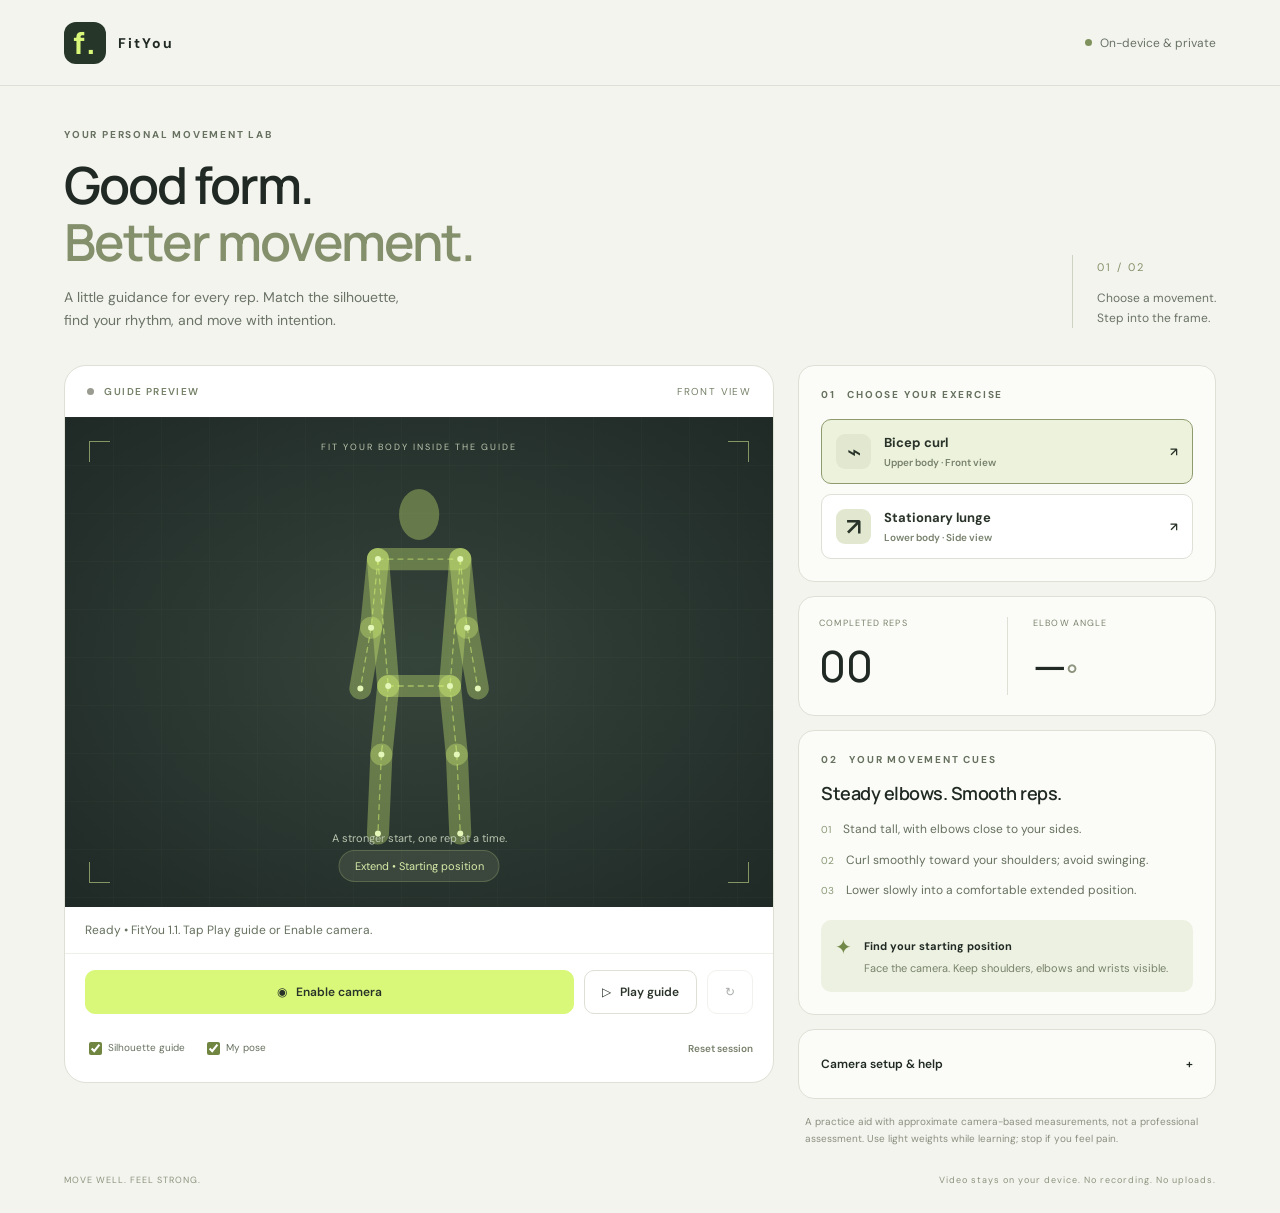
<file: FitYou-vercel/index.html>
<!doctype html>
<html lang="en"><head><meta charset="utf-8"><meta name="viewport" content="width=device-width,initial-scale=1,viewport-fit=cover"><meta name="theme-color" content="#f4f4ef"><title>FitYou — Move with intention</title><style>
@import url('https://fonts.googleapis.com/css2?family=DM+Sans:wght@400;500;600;700&family=Manrope:wght@400;500;600;700;800&display=swap');
:root{font-family:'DM Sans',sans-serif;color:#202923;background:#f4f4ef;font-synthesis:none;--green:#d9f879;--line:#dedfd5}*{box-sizing:border-box}body{margin:0}header{height:86px;border-bottom:1px solid var(--line);display:flex;align-items:center;justify-content:space-between;padding:0 5vw}.brand{font-weight:700;letter-spacing:2px;text-decoration:none;color:inherit;display:flex;gap:12px;align-items:center;font-size:14px}.brandmark{background:#263729;color:var(--green);font:800 30px 'Manrope';width:42px;height:42px;text-align:center;border-radius:12px}.private{font-size:12px;color:#687265;display:flex;gap:8px;align-items:center}i{width:7px;height:7px;border-radius:50%;background:#7f925d;display:inline-block}main{max-width:1400px;margin:auto;padding:42px 5vw 0}.intro{display:flex;justify-content:space-between;align-items:end;margin-bottom:32px}.eyebrow{font-size:10px;font-weight:700;letter-spacing:1.8px;color:#66715f}h1{font:600 clamp(32px,4vw,54px)/1.12 'Manrope',sans-serif;letter-spacing:-2px;margin:15px 0}h1 span{color:#84906c}.intro p{font-size:14px;line-height:1.7;color:#6a7366;margin:0}.step{border-left:1px solid #cdd2c2;padding:0 0 0 24px;margin-bottom:5px}.step span{font-size:11px;color:#859269;letter-spacing:2px}.step p{font-size:12px;margin-top:12px}.layout{display:grid;grid-template-columns:minmax(0,1.7fr) minmax(290px,1fr);gap:24px;align-items:start}.studio{border:1px solid var(--line);border-radius:22px;overflow:hidden;background:#fff}.studiohead{display:flex;justify-content:space-between;padding:19px 22px;font-size:10px;letter-spacing:1.4px;color:#748067}.studiohead b{font-weight:600}.studiohead i{margin-right:6px;background:#9a9c91}.viewport{position:relative;height:490px;overflow:hidden;background:radial-gradient(ellipse at 50% 50%,#35443b,#1f2926);isolation:isolate}video,canvas{position:absolute;width:100%;height:100%;inset:0}video{object-fit:contain;opacity:0;z-index:1}video.active{opacity:1}canvas{z-index:3}.grid{position:absolute;inset:0;background-image:linear-gradient(#dae9c905 1px,transparent 1px),linear-gradient(90deg,#dae9c905 1px,transparent 1px);background-size:48px 48px;pointer-events:none;z-index:2}.framecaption{position:absolute;top:24px;left:0;right:0;text-align:center;z-index:4;font-size:9px;letter-spacing:2px;color:#bcc7af}.corner{position:absolute;width:21px;height:21px;border-color:#c9dc8d;border-style:solid;z-index:4;opacity:.6}.tl{left:24px;top:24px;border-width:1px 0 0 1px}.tr{right:24px;top:24px;border-width:1px 1px 0 0}.bl{left:24px;bottom:24px;border-width:0 0 1px 1px}.br{right:24px;bottom:24px;border-width:0 1px 1px 0}#introTag{position:absolute;bottom:62px;left:0;right:0;text-align:center;font-size:11px;color:#bac6af;z-index:4}.stagebadge{position:absolute;bottom:25px;left:50%;transform:translateX(-50%);background:#e4f6b71a;border:1px solid #d2ec9833;color:#d9eba9;font-size:11px;padding:8px 15px;border-radius:20px;white-space:nowrap;z-index:4}.statusline{padding:15px 20px;font-size:12px;color:#66715f;min-height:47px;border-bottom:1px solid #edf0e6}.controls{display:flex;gap:10px;padding:16px 20px 8px;flex-wrap:wrap}button{font:600 12px 'DM Sans',sans-serif;cursor:pointer;border:1px solid var(--line);border-radius:10px;background:#fff;color:#293329;min-height:44px;padding:10px 17px;touch-action:manipulation}button:hover{background:#f0f4e5}button:disabled{opacity:.4;cursor:default}.primary{background:var(--green);border-color:var(--green);flex:1}.primary:hover{background:#cbea64}.toggles{display:flex;align-items:center;gap:18px;flex-wrap:wrap;padding:8px 20px 16px;font-size:10px;color:#67715f}input{accent-color:#70853f;vertical-align:middle}#reset{margin-left:auto;border:0;min-height:36px;padding:6px 0;font-size:10px;color:#78816c;background:none}aside{display:grid;gap:14px}.panel{border:1px solid var(--line);border-radius:16px;background:#fbfcf7;padding:22px}.choices{display:grid;gap:10px;margin-top:18px}.exercise{display:flex;text-align:left;align-items:center;gap:13px;padding:14px}.exercise.active{border-color:#8d9b6f;background:#edf2dc}.exercise span:nth-child(2){flex:1}.exercise b{display:block;font-size:13px}.exercise small{display:block;font-size:10px;color:#78816d;margin-top:5px}.exicon{width:35px;height:35px;background:#e1e8cf;display:grid;place-items:center;font-size:24px;border-radius:9px}.metrics{display:grid;grid-template-columns:1fr 1fr;padding:20px}.metrics>div+div{border-left:1px solid var(--line);padding-left:25px}.metrics span{display:block;font-size:9px;letter-spacing:1.1px;color:#7b846e}.metrics strong{display:block;font:500 43px 'Manrope';margin-top:7px}.metrics small{font-size:24px;color:#8c947e}h2{font:600 18px 'Manrope';letter-spacing:-.5px;margin:15px 0}ul{padding:0;margin:0;list-style:none;counter-reset:cue}li{counter-increment:cue;display:flex;gap:12px;font-size:12px;color:#66705f;line-height:1.55;margin:12px 0}li:before{content:'0' counter(cue);font-size:10px;color:#899775;margin-top:2px}.feedback{display:flex;gap:12px;background:#edf1e2;padding:14px;border-radius:10px;margin-top:20px}.feedbackicon{color:#728848;font-size:20px}.feedback b{font-size:11px}.feedback p{font-size:11px;line-height:1.6;color:#778269;margin:5px 0 0}details{font-size:12px}summary{cursor:pointer;display:flex;justify-content:space-between;min-height:24px;align-items:center;font-weight:600}details p{color:#6b7563;line-height:1.7}.fineprint{font-size:10px;line-height:1.7;color:#8a907f;margin:0 7px}footer{display:flex;justify-content:space-between;gap:20px;padding:27px 0;font-size:9px;letter-spacing:1px;color:#8b947d}button:focus-visible,a:focus-visible,summary:focus-visible{outline:3px solid #8da648;outline-offset:3px}[hidden]{display:none!important}@media(min-width:1400px){.viewport{height:540px}}@media(max-width:850px){main{padding-top:28px}.layout{grid-template-columns:1fr 310px;gap:16px}.viewport{height:450px}.panel{padding:17px}.step{display:none}}@media(max-width:680px){header{height:70px;padding:0 20px}.brand{font-size:11px;letter-spacing:1px}.private{font-size:10px}main{padding:24px 16px 0}.intro{margin-bottom:24px}.intro h1{font-size:38px}.intro p{font-size:13px}.layout{grid-template-columns:1fr}.viewport{height:min(115vw,480px)}.studiohead{padding:16px}.controls{padding:14px}.toggles{padding:8px 14px 14px;gap:12px}.panel{padding:20px}.choices{grid-template-columns:1fr 1fr;gap:8px}.exercise{padding:12px 8px;gap:8px}.exercise b{font-size:12px}.exercise small{font-size:9px}.exercise>span:last-child{display:none}.exicon{width:28px;height:32px;flex-shrink:0}.metrics strong{font-size:36px}footer{flex-direction:column;gap:10px;padding-bottom:max(25px,env(safe-area-inset-bottom))}.desktop{display:none}}@media(prefers-reduced-motion:reduce){*{scroll-behavior:auto}}

</style></head>
<body><header><a class="brand" href="./"><span class="brandmark">f.</span> FitYou</a><span class="private"><i></i> On-device & private</span></header><main><div class="intro"><div><div class="eyebrow">YOUR PERSONAL MOVEMENT LAB</div><h1>Good form.<br><span>Better movement.</span></h1><p>A little guidance for every rep. Match the silhouette,<br class="desktop"> find your rhythm, and move with intention.</p></div><div class="step"><span>01 / 02</span><p>Choose a movement.<br>Step into the frame.</p></div></div><div class="layout"><section class="studio"><div class="studiohead"><span><i id="liveDot"></i> <b id="mode">GUIDE PREVIEW</b></span><span id="viewlabel">FRONT VIEW</span></div><div class="viewport" id="viewport"><video id="video" autoplay muted playsinline webkit-playsinline aria-label="Your live camera"></video><canvas id="canvas" aria-label="Animated exercise silhouette and pose overlay"></canvas><div class="grid"></div><div class="corner tl"></div><div class="corner tr"></div><div class="corner bl"></div><div class="corner br"></div><span class="framecaption">FIT YOUR BODY INSIDE THE GUIDE</span><div id="introTag">A stronger start, one rep at a time.</div><div class="stagebadge" id="phaseTag">Extend • Starting position</div></div><div class="statusline" role="status" aria-live="polite"><span id="status">Loading FitYou…</span></div><div class="controls"><button class="primary" id="start">◉ &nbsp; Enable camera</button><button id="demo">▷ &nbsp; Play guide</button><button id="flip" aria-label="Switch front and rear cameras" disabled>↻</button><button id="stop" hidden>Stop camera</button></div><div class="toggles"><label><input type="checkbox" id="guide" checked> Silhouette guide</label><label><input type="checkbox" id="skeleton" checked> My pose</label><button id="reset">Reset session</button></div></section><aside><div class="panel"><div class="eyebrow">01 &nbsp; CHOOSE YOUR EXERCISE</div><div class="choices"><button class="exercise active" data-ex="curl" aria-pressed="true"><span class="exicon">⌁</span><span><b>Bicep curl</b><small>Upper body · Front view</small></span><span>↗</span></button><button class="exercise" data-ex="lunge" aria-pressed="false"><span class="exicon">↗</span><span><b>Stationary lunge</b><small>Lower body · Side view</small></span><span>↗</span></button></div></div><div class="panel metrics"><div><span>COMPLETED REPS</span><strong id="reps">00</strong></div><div><span id="angleLabel">ELBOW ANGLE</span><strong id="angle">—<small>°</small></strong></div></div><div class="panel"><div class="eyebrow">02 &nbsp; YOUR MOVEMENT CUES</div><h2 id="cueTitle">Steady elbows. Smooth reps.</h2><ul id="cues"></ul><div class="feedback"><span class="feedbackicon">✦</span><div><b id="feedbackTitle">Let’s find your starting position</b><p id="feedback">Stand facing the camera with your full body visible.</p></div></div></div><details class="panel"><summary>Camera setup & help <span>+</span></summary><p>Prop up your device, use good lighting, and leave enough space to move. Keep your joints visible.</p><p>On iPad or iPhone, open this page directly in Safari. Tap Enable camera and choose Allow. If access is blocked, allow camera access in the website’s browser settings and try again.</p><p>Camera requires an HTTPS page. Embedded browsers may block it; open the site in Safari or Chrome.</p><button id="openTab">Open in a new tab ↗</button></details><p class="fineprint">A practice aid with approximate camera-based measurements, not a professional assessment. Use light weights while learning; stop if you feel pain.</p></aside></div><footer><span>MOVE WELL. FEEL STRONG.</span><span>Video stays on your device. No recording. No uploads.</span></footer></main><script>
window.fitYouBooted=false;
window.fitYouStartupError=function(message){
 var el=document.getElementById('status');
 if(el) el.textContent='FitYou could not start: '+message+' Open the full HTTPS page in Safari or Chrome, and check the deployed files.';
};
window.addEventListener('error',function(event){if(!window.fitYouBooted)window.fitYouStartupError(event.message||'a required script was blocked');});
window.setTimeout(function(){if(!window.fitYouBooted)window.fitYouStartupError('JavaScript did not initialise');},7000);
</script>
<noscript><p role="alert">FitYou needs JavaScript. Enable JavaScript in your browser and open the full HTTPS website.</p></noscript>
<script>
(function(){
const $=id=>document.getElementById(id),video=$('video'),canvas=$('canvas'),ctx=canvas.getContext('2d');
let exercise='curl',stream=null,detector=null,modelPromise=null,facing='user',demo=false,demoStart=0,busy=false,active=false,generation=0,landmarks=null,lastTime=-1,lastInference=0,reps=0,phase='start',smooth=null,held=0,cycleStarted=0,matched=false;
const settings={curl:{view:'FRONT VIEW',title:'Steady elbows. Smooth reps.',cues:['Stand tall, with elbows close to your sides.','Curl smoothly toward your shoulders; avoid swinging.','Lower slowly into a comfortable extended position.'],angleLabel:'ELBOW ANGLE',setup:'Face the camera. Keep shoulders, elbows and wrists visible.'},lunge:{view:'SIDE VIEW',title:'Tall torso. Controlled depth.',cues:['Turn sideways and take a comfortable split stance.','Bend both knees, keeping your torso upright.','Push through the front foot to return to standing.'],angleLabel:'FRONT KNEE ANGLE',setup:'Turn sideways. Keep hips, knees and ankles visible; practise one side per set.'}};
function status(s){$('status').textContent=s}function feedback(title,body){$('feedbackTitle').textContent=title;$('feedback').textContent=body}
function reset(){reps=0;phase='start';held=0;smooth=null;cycleStarted=0;matched=false;$('reps').textContent='00';$('angle').innerHTML='—<small>°</small>'}
function choose(ex){exercise=ex;reset();landmarks=null;const s=settings[ex];$('viewlabel').textContent=s.view;$('cueTitle').textContent=s.title;$('angleLabel').textContent=s.angleLabel;$('cues').replaceChildren(...s.cues.map(t=>{const li=document.createElement('li');li.textContent=t;return li}));document.querySelectorAll('[data-ex]').forEach(b=>{const on=b.dataset.ex===ex;b.classList.toggle('active',on);b.setAttribute('aria-pressed',on)});feedback('Find your starting position',s.setup);if(active)status(s.setup)}
document.querySelectorAll('[data-ex]').forEach(b=>b.onclick=()=>choose(b.dataset.ex));$('reset').onclick=reset;$('openTab').onclick=()=>window.open(location.href,'_blank','noopener');
function shutdown(){generation++;active=false;busy=false;stream?.getTracks().forEach(t=>t.stop());stream=null;video.srcObject=null;video.classList.remove('active');landmarks=null;lastTime=-1;$('start').disabled=false;$('start').textContent='◉  Enable camera';$('stop').hidden=true;$('flip').disabled=true;$('liveDot').style.background='';$('mode').textContent=demo?'GUIDE DEMO':'GUIDE PREVIEW';$('introTag').hidden=false;reset()}
$('stop').onclick=()=>{shutdown();status('Camera stopped. Your session is not recorded.')};
async function loadModel(){if(detector)return detector;if(!modelPromise)modelPromise=(async()=>{const {FilesetResolver,PoseLandmarker}=await import('./vendor/vision_bundle.mjs');const files=await FilesetResolver.forVisionTasks('./vendor/wasm');const options={baseOptions:{modelAssetPath:'./vendor/pose_landmarker_lite.task',delegate:'GPU'},runningMode:'VIDEO',numPoses:1,minPoseDetectionConfidence:.6,minPosePresenceConfidence:.6,minTrackingConfidence:.6};try{return await PoseLandmarker.createFromOptions(files,options)}catch{options.baseOptions.delegate='CPU';return await PoseLandmarker.createFromOptions(files,options)}})().then(m=>detector=m).catch(e=>{modelPromise=null;throw e});return modelPromise}
function withTimeout(promise, ms, message){let timer;return Promise.race([promise,new Promise((_,reject)=>{timer=setTimeout(()=>reject(new Error(message)),ms)})]).finally(()=>clearTimeout(timer))}
function cameraError(e){const messages={NotAllowedError:'Camera access is blocked. Allow camera access in Safari or Chrome website settings, then tap Enable camera again. If this is an embedded browser, open the page directly.',NotFoundError:'No camera was found. Try a device with a camera.',NotReadableError:'The camera is busy. Close other camera apps and try again.',OverconstrainedError:'This camera configuration is unavailable. Try the other camera.',SecurityError:'This browser blocks camera access. Open this HTTPS page directly in Safari or Chrome.'};status(messages[e.name]||'Camera could not start. Open this page directly in Safari or Chrome, then retry.');feedback('Camera needs attention','Use the Camera setup & help section below. The guide still works without a camera.')}
async function startCamera(){if(busy)return;if(!window.isSecureContext){status('Camera needs HTTPS. Open the hosted secure site rather than a local HTML file.');return}if(!navigator.mediaDevices?.getUserMedia){status('Camera API unavailable. Open this page directly in Safari or Chrome over HTTPS.');return}busy=true;const token=++generation;$('start').disabled=true;$('flip').disabled=true;demo=false;$('demo').textContent='▷  Play guide';reset();status('Waiting for camera permission…');try{stream?.getTracks().forEach(t=>t.stop());stream=null;active=false;landmarks=null;video.srcObject=null;let next;try{next=await navigator.mediaDevices.getUserMedia({audio:false,video:{facingMode:{ideal:facing},width:{ideal:640},height:{ideal:480},frameRate:{ideal:24,max:30}}})}catch(e){if(e.name==='OverconstrainedError')next=await navigator.mediaDevices.getUserMedia({audio:false,video:true});else throw e}if(token!==generation){next.getTracks().forEach(t=>t.stop());return}stream=next;video.muted=true;video.playsInline=true;video.setAttribute('playsinline','');video.setAttribute('webkit-playsinline','');video.srcObject=stream;video.style.transform=facing==='user'?'scaleX(-1)':'none';await withTimeout(video.play(),15000,'Camera playback did not start');if(token!==generation)return;video.classList.add('active');$('introTag').hidden=true;$('stop').hidden=false;status('Camera connected. Loading on-device pose tracking…');await withTimeout(loadModel(),30000,'Pose tracking took too long to load');if(token!==generation)return;active=true;lastTime=-1;lastInference=0;$('mode').textContent='LIVE PRACTICE';$('liveDot').style.background='#92b949';$('start').textContent='Camera on';$('flip').disabled=false;status(settings[exercise].setup);feedback('Step into the guide',settings[exercise].setup);stream.getVideoTracks()[0].onended=()=>{if(active){shutdown();status('Camera disconnected. Tap Enable camera to reconnect.')}}}catch(e){if(token===generation){const hadVideo=!!stream&&video.classList.contains('active');if(hadVideo){active=false;landmarks=null;$('start').disabled=false;$('start').textContent='Retry tracking';$('flip').disabled=false;$('mode').textContent='CAMERA ONLY';status('Camera is on; pose tracking could not load. Tap Retry tracking.');feedback('Tracking unavailable',e.message+' • Check that the vendor folder, model and WebAssembly files were deployed. Live rep counting is paused.')}else{shutdown();cameraError(e)}}}finally{if(token===generation)busy=false}}
$('start').onclick=startCamera;$('flip').onclick=()=>{facing=facing==='user'?'environment':'user';startCamera()};
$('demo').onclick=()=>{demo=!demo;demoStart=performance.now();$('demo').textContent=demo?'Ⅱ  Pause guide':'▷  Play guide';if(!active){$('mode').textContent=demo?'GUIDE DEMO':'GUIDE PREVIEW';status(demo?'Demonstration only. Live rep counting starts when the camera is enabled.':'Guide paused. Enable camera to practise.')}};
window.addEventListener('pagehide',()=>shutdown());document.addEventListener('visibilitychange',()=>{if(document.hidden&&(active||stream)){shutdown();status('Camera paused while away. Tap Enable camera to resume.')}});
const angle=(a,b,c)=>{const u=[a.x-b.x,a.y-b.y],v=[c.x-b.x,c.y-b.y];const d=Math.hypot(...u)*Math.hypot(...v);return d>1e-8?Math.acos(Math.max(-1,Math.min(1,(u[0]*v[0]+u[1]*v[1])/d)))*180/Math.PI:NaN};
function assess(l,now){const valid=i=>l[i]&&l[i].visibility>.65&&l[i].x>0&&l[i].x<1&&l[i].y>0&&l[i].y<1;const triples=exercise==='curl'?[[11,13,15],[12,14,16]]:[[23,25,27],[24,26,28]];const candidates=triples.filter(t=>t.every(valid));if(!candidates.length){smooth=null;held=0;phase='start';matched=false;$('angle').innerHTML='—<small>°</small>';feedback('Bring your joints into view',settings[exercise].setup);status('Tracking uncertain — rep counting paused.');return}const t=candidates.sort((a,b)=>b.reduce((s,i)=>s+l[i].visibility,0)-a.reduce((s,i)=>s+l[i].visibility,0))[0];const raw=angle(...t.map(i=>({x:l[i].x*video.videoWidth,y:l[i].y*video.videoHeight})));if(!Number.isFinite(raw))return;smooth=smooth===null?raw:.65*smooth+.35*raw;$('angle').innerHTML=Math.round(smooth)+'<small>°</small>';const shoulder=t[0]===11||t[0]===23?11:12,hip=shoulder===11?23:24;const upright=valid(shoulder)&&valid(hip)&&Math.abs((l[shoulder].x-l[hip].x)*video.videoWidth)<Math.abs((l[shoulder].y-l[hip].y)*video.videoHeight)*.4;const elbowClose=exercise!=='curl'||Math.abs((l[t[1]].x-l[t[0]].x)*video.videoWidth)<Math.abs((l[t[0]].y-l[hip].y)*video.videoHeight)*.55;const good=upright&&elbowClose;const low=exercise==='curl'?65:105,high=exercise==='curl'?150:155;const atStart=smooth>high,atBottom=smooth<low;matched=good;const root=l[hip];if(root.x<.18||root.x>.82){feedback('Move toward the centre','Keep your body inside the guide and all working joints visible.');held=0;phase='start';status('Reposition to continue.');return}if(!good){feedback(exercise==='curl'?'Keep your upper arms steady':'Keep your torso upright',exercise==='curl'?'Bring elbows closer to your sides and avoid leaning.':'Reduce the depth if you need to lean to complete the movement.');held=0;phase='start';status('Adjust your position before continuing.');return}if(phase==='start'&&atStart){held++;if(held>=3){phase='ready';held=0;cycleStarted=now}}else if(phase==='ready'&&atBottom){held++;if(held>=3){phase='return';held=0}}else if(phase==='return'&&atStart){held++;if(held>=3){if(now-cycleStarted>700){reps++;$('reps').textContent=String(reps).padStart(2,'0')}phase='ready';cycleStarted=now;held=0}}else held=0;const cue=phase==='return'?'Return slowly':phase==='ready'?(exercise==='curl'?'Curl smoothly':'Lower with control'):'Find your starting position';feedback(cue,'Visible joints and an upright torso. Move at a comfortable, controlled pace.');status('Pose detected • approximate movement feedback');$('phaseTag').textContent=cue}
const bones=[[11,12],[11,13],[13,15],[12,14],[14,16],[11,23],[12,24],[23,24],[23,25],[25,27],[24,26],[26,28]];
function guidePoints(w,h,t){const unit=Math.min(w*.7,h*.7),cx=w/2,top=(h-unit)/2;const p=(x,y)=>[cx+x*unit,top+y*unit];if(exercise==='curl'){const a=(170-115*t)*Math.PI/180,arm=.18;const shoulder=.2,elbow=.4;return {head:p(0,.07),j:[p(-.12,shoulder),p(.12,shoulder),p(-.14,elbow),p(.14,elbow),p(-.14-Math.sin(a)*arm,elbow-Math.cos(a)*arm),p(.14+Math.sin(a)*arm,elbow-Math.cos(a)*arm),p(-.09,.57),p(.09,.57),p(-.11,.77),p(.11,.77),p(-.12,1),p(.12,1)]}}const drop=.1*t;return {head:p(-.03,.04+drop),j:[p(-.05,.19+drop),p(.015,.19+drop),p(-.08,.36+drop),p(.05,.36+drop),p(-.1,.49+drop),p(.08,.49+drop),p(-.04,.5+drop),p(.01,.5+drop),p(-.21,.72+drop*.7),p(.19,.72+drop),p(-.22,1),p(.33,1)]}}
function line(a,b,color,width,dash=[]){ctx.beginPath();ctx.setLineDash(dash);ctx.strokeStyle=color;ctx.lineWidth=width;ctx.lineCap='round';ctx.moveTo(...a);ctx.lineTo(...b);ctx.stroke();ctx.setLineDash([])}
function draw(now){const rect=canvas.getBoundingClientRect(),w=rect.width,h=rect.height,dpr=Math.min(devicePixelRatio||1,2);if(canvas.width!==Math.round(w*dpr)||canvas.height!==Math.round(h*dpr)){canvas.width=Math.round(w*dpr);canvas.height=Math.round(h*dpr)}ctx.setTransform(dpr,0,0,dpr,0,0);ctx.clearRect(0,0,w,h);let progress=demo?(1-Math.cos((now-demoStart)/1250))/2:active&&phase==='return'?1:0;
if($('guide').checked){const {head,j}=guidePoints(w,h,progress);const color=active?'#d9f87935':'#d9f87955';const pairs=[[0,1],[0,2],[2,4],[1,3],[3,5],[0,6],[1,7],[6,7],[6,8],[8,10],[7,9],[9,11]];ctx.fillStyle=color;ctx.beginPath();ctx.ellipse(head[0],head[1],Math.min(w,h)*.041,Math.min(w,h)*.052,0,0,Math.PI*2);ctx.fill();pairs.forEach(([a,b])=>line(j[a],j[b],color,Math.min(w,h)*.045));pairs.forEach(([a,b])=>line(j[a],j[b],'#d9f87985',1.3,[5,5]));j.forEach(p=>{ctx.beginPath();ctx.arc(...p,3,0,Math.PI*2);ctx.fillStyle='#e4f7b8';ctx.fill()});if(!active)$('phaseTag').textContent=(progress>.5?exercise==='curl'?'Curl • Elbows stay still':'Lower • Torso upright':exercise==='curl'?'Extend • Starting position':'Stand • Split stance')}
if(active&&landmarks&&$('skeleton').checked){const scale=Math.min(w/video.videoWidth,h/video.videoHeight),vw=video.videoWidth*scale,vh=video.videoHeight*scale;const point=i=>[(w-vw)/2+(facing==='user'?1-landmarks[i].x:landmarks[i].x)*vw,(h-vh)/2+landmarks[i].y*vh];const color=matched?'#d9f879':'#f2c783';bones.forEach(([a,b])=>{if(landmarks[a].visibility>.65&&landmarks[b].visibility>.65)line(point(a),point(b),color,3)});[11,12,13,14,15,16,23,24,25,26,27,28].forEach(i=>{if(landmarks[i].visibility>.65){ctx.beginPath();ctx.arc(...point(i),4,0,Math.PI*2);ctx.fillStyle=color;ctx.fill()}})}
if(active&&detector&&video.readyState>=2&&video.currentTime!==lastTime&&now-lastInference>100){lastTime=video.currentTime;lastInference=now;try{const result=detector.detectForVideo(video,now);landmarks=result.landmarks[0]||null;if(landmarks)assess(landmarks,now);else{smooth=null;held=0;phase='start';matched=false;$('angle').innerHTML='—<small>°</small>';feedback('Step into the frame',settings[exercise].setup);status('Looking for a visible body…')}}catch{active=false;landmarks=null;reset();$('mode').textContent='CAMERA ONLY';$('start').disabled=false;$('start').textContent='Retry tracking';status('Pose tracking paused after a processing error. Camera preview is still available.');feedback('Tracking paused','Tap Retry tracking to restart.')}}requestAnimationFrame(draw)}
choose('curl');requestAnimationFrame(draw);
window.fitYouBooted=true;status('Ready • FitYou 1.1. Tap Play guide or Enable camera.');

})();
</script></body></html>
</file>
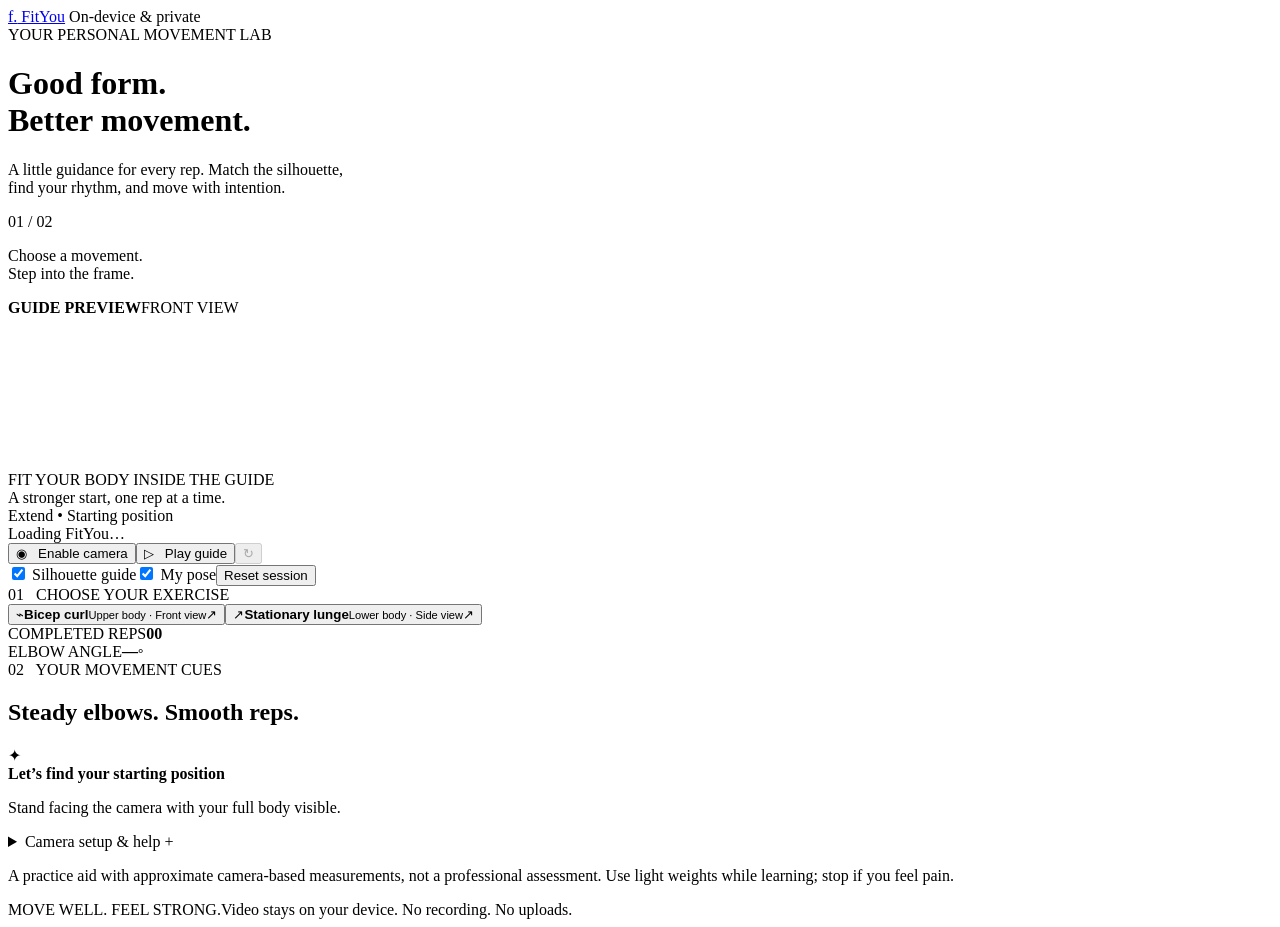
<file: FitYou-vercel/index.template.html>
<!doctype html>
<html lang="en"><head><meta charset="utf-8"><meta name="viewport" content="width=device-width,initial-scale=1,viewport-fit=cover"><meta name="theme-color" content="#f4f4ef"><title>FitYou — Move with intention</title><!-- FITYOU_STYLE --></head>
<body><header><a class="brand" href="./"><span class="brandmark">f.</span> FitYou</a><span class="private"><i></i> On-device & private</span></header><main><div class="intro"><div><div class="eyebrow">YOUR PERSONAL MOVEMENT LAB</div><h1>Good form.<br><span>Better movement.</span></h1><p>A little guidance for every rep. Match the silhouette,<br class="desktop"> find your rhythm, and move with intention.</p></div><div class="step"><span>01 / 02</span><p>Choose a movement.<br>Step into the frame.</p></div></div><div class="layout"><section class="studio"><div class="studiohead"><span><i id="liveDot"></i> <b id="mode">GUIDE PREVIEW</b></span><span id="viewlabel">FRONT VIEW</span></div><div class="viewport" id="viewport"><video id="video" autoplay muted playsinline webkit-playsinline aria-label="Your live camera"></video><canvas id="canvas" aria-label="Animated exercise silhouette and pose overlay"></canvas><div class="grid"></div><div class="corner tl"></div><div class="corner tr"></div><div class="corner bl"></div><div class="corner br"></div><span class="framecaption">FIT YOUR BODY INSIDE THE GUIDE</span><div id="introTag">A stronger start, one rep at a time.</div><div class="stagebadge" id="phaseTag">Extend • Starting position</div></div><div class="statusline" role="status" aria-live="polite"><span id="status">Loading FitYou…</span></div><div class="controls"><button class="primary" id="start">◉ &nbsp; Enable camera</button><button id="demo">▷ &nbsp; Play guide</button><button id="flip" aria-label="Switch front and rear cameras" disabled>↻</button><button id="stop" hidden>Stop camera</button></div><div class="toggles"><label><input type="checkbox" id="guide" checked> Silhouette guide</label><label><input type="checkbox" id="skeleton" checked> My pose</label><button id="reset">Reset session</button></div></section><aside><div class="panel"><div class="eyebrow">01 &nbsp; CHOOSE YOUR EXERCISE</div><div class="choices"><button class="exercise active" data-ex="curl" aria-pressed="true"><span class="exicon">⌁</span><span><b>Bicep curl</b><small>Upper body · Front view</small></span><span>↗</span></button><button class="exercise" data-ex="lunge" aria-pressed="false"><span class="exicon">↗</span><span><b>Stationary lunge</b><small>Lower body · Side view</small></span><span>↗</span></button></div></div><div class="panel metrics"><div><span>COMPLETED REPS</span><strong id="reps">00</strong></div><div><span id="angleLabel">ELBOW ANGLE</span><strong id="angle">—<small>°</small></strong></div></div><div class="panel"><div class="eyebrow">02 &nbsp; YOUR MOVEMENT CUES</div><h2 id="cueTitle">Steady elbows. Smooth reps.</h2><ul id="cues"></ul><div class="feedback"><span class="feedbackicon">✦</span><div><b id="feedbackTitle">Let’s find your starting position</b><p id="feedback">Stand facing the camera with your full body visible.</p></div></div></div><details class="panel"><summary>Camera setup & help <span>+</span></summary><p>Prop up your device, use good lighting, and leave enough space to move. Keep your joints visible.</p><p>On iPad or iPhone, open this page directly in Safari. Tap Enable camera and choose Allow. If access is blocked, allow camera access in the website’s browser settings and try again.</p><p>Camera requires an HTTPS page. Embedded browsers may block it; open the site in Safari or Chrome.</p><button id="openTab">Open in a new tab ↗</button></details><p class="fineprint">A practice aid with approximate camera-based measurements, not a professional assessment. Use light weights while learning; stop if you feel pain.</p></aside></div><footer><span>MOVE WELL. FEEL STRONG.</span><span>Video stays on your device. No recording. No uploads.</span></footer></main><!-- FITYOU_BOOT -->
<!-- FITYOU_APP --></body></html>
</file>
